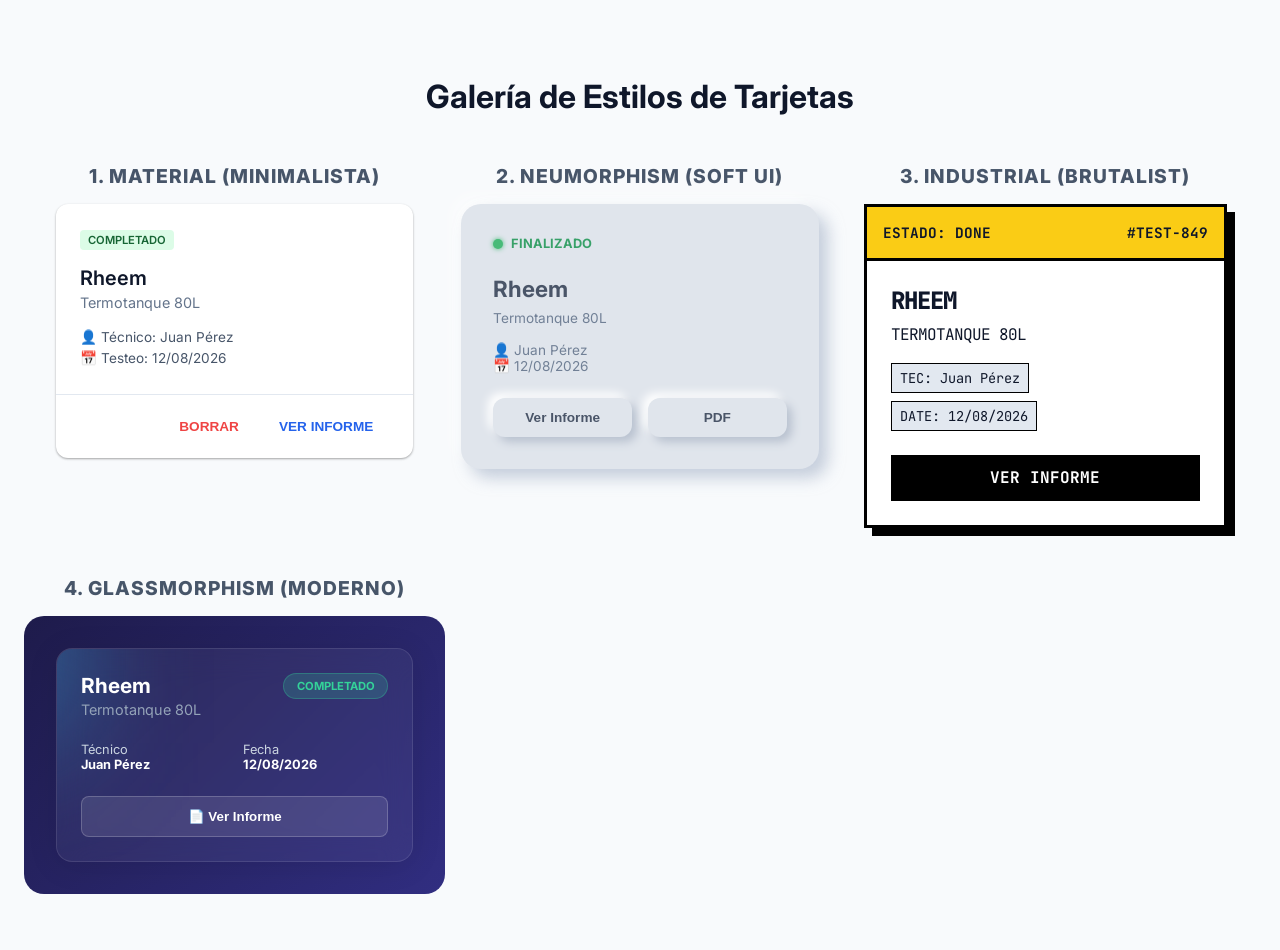
<file: estilos_tarjetas.html>
<!DOCTYPE html>
<html lang="es">
<head>
    <meta charset="UTF-8">
    <meta name="viewport" content="width=device-width, initial-scale=1.0">
    <title>Galería de Estilos - TechTest Pro</title>
    <link href="https://fonts.googleapis.com/css2?family=Inter:wght@400;500;600;700;800&family=JetBrains+Mono:wght@400;700&display=swap" rel="stylesheet">
    <style>
        :root {
            --bg: #f8fafc; --text: #0f172a; --primary: #2563eb;
        }
        body { font-family: 'Inter', sans-serif; background: var(--bg); color: var(--text); padding: 3rem; }
        h1 { text-align: center; margin-bottom: 3rem; }
        .grid { display: grid; grid-template-columns: repeat(auto-fit, minmax(350px, 1fr)); gap: 3rem; }
        .style-section { display: flex; flex-direction: column; gap: 1rem; align-items: center; }
        .style-title { font-weight: 800; font-size: 1.2rem; color: #475569; text-transform: uppercase; letter-spacing: 1px; }
        
        button { cursor: pointer; border: none; outline: none; }

        /* =======================================================
           ESTILO 1: MATERIAL ENTERPRISE (Google Like)
           ======================================================= */
        .card-material {
            background: white; border-radius: 12px; width: 100%; max-width: 400px;
            box-shadow: 0 1px 3px rgba(0,0,0,0.12), 0 1px 2px rgba(0,0,0,0.24);
            transition: all 0.3s cubic-bezier(.25,.8,.25,1);
            overflow: hidden; position: relative; font-family: 'Inter', sans-serif;
        }
        .card-material:hover { box-shadow: 0 14px 28px rgba(0,0,0,0.25), 0 10px 10px rgba(0,0,0,0.22); }
        .mat-header { padding: 1.5rem 1.5rem 0.5rem; }
        .mat-title { font-size: 1.25rem; font-weight: 600; margin: 0; }
        .mat-subtitle { font-size: 0.9rem; color: #64748b; margin-top: 0.2rem; }
        .mat-body { padding: 0.5rem 1.5rem 1.5rem; font-size: 0.85rem; color: #475569; line-height: 1.6; }
        .mat-status { display: inline-block; padding: 3px 8px; border-radius: 4px; font-weight: 600; font-size: 0.7rem; background: #dcfce7; color: #166534; margin-bottom: 1rem; text-transform: uppercase; }
        .mat-footer { padding: 1rem 1.5rem; border-top: 1px solid #e2e8f0; display: flex; justify-content: flex-end; gap: 0.5rem; }
        .mat-btn { padding: 0.5rem 1rem; border-radius: 4px; font-weight: 600; font-size: 0.85rem; text-transform: uppercase; background: transparent; color: #2563eb; transition: background 0.2s; }
        .mat-btn:hover { background: rgba(37,99,235,0.08); }

        /* =======================================================
           ESTILO 2: NEUMORPHISM (Soft UI)
           ======================================================= */
        .card-neu {
            background: #e0e5ec; border-radius: 20px; width: 100%; max-width: 400px;
            padding: 2rem; box-sizing: border-box; font-family: 'Inter', sans-serif;
            box-shadow: 9px 9px 16px rgb(163,177,198,0.6), -9px -9px 16px rgba(255,255,255, 0.5);
        }
        .neu-title { font-size: 1.4rem; font-weight: 700; color: #4a5568; margin: 0 0 0.5rem; }
        .neu-text { font-size: 0.85rem; color: #718096; margin-bottom: 1.5rem; }
        .neu-status { display: flex; align-items: center; gap: 0.5rem; font-size: 0.8rem; font-weight: 700; color: #38a169; margin-bottom: 1.5rem; }
        .neu-status::before { content: ''; display: block; width: 10px; height: 10px; border-radius: 50%; background: #48bb78; box-shadow: 0 0 5px #48bb78; }
        .neu-footer { display: flex; gap: 1rem; }
        .neu-btn {
            flex: 1; padding: 0.75rem; border-radius: 12px; background: #e0e5ec; color: #4a5568; font-weight: 600; font-size: 0.85rem;
            box-shadow: 5px 5px 10px #b8c1cf, -5px -5px 10px #ffffff; transition: all 0.2s;
        }
        .neu-btn:hover { box-shadow: inset 5px 5px 10px #b8c1cf, inset -5px -5px 10px #ffffff; color: #2b6cb0; }

        /* =======================================================
           ESTILO 3: INDUSTRIAL / BRUTALISM
           ======================================================= */
        .card-brut {
            background: #ffffff; border: 3px solid #000; width: 100%; max-width: 400px;
            box-shadow: 8px 8px 0px #000; font-family: 'JetBrains Mono', monospace;
            transition: transform 0.1s, box-shadow 0.1s;
        }
        .card-brut:hover { transform: translate(2px, 2px); box-shadow: 6px 6px 0px #000; }
        .brut-header { background: #facc15; border-bottom: 3px solid #000; padding: 1rem; display: flex; justify-content: space-between; align-items: center; font-weight: 700; font-size: 0.9rem; }
        .brut-body { padding: 1.5rem; }
        .brut-title { font-size: 1.5rem; font-weight: 800; text-transform: uppercase; margin: 0 0 1rem; letter-spacing: -1px; }
        .brut-info { display: flex; flex-direction: column; gap: 0.5rem; font-size: 0.85rem; margin-bottom: 1.5rem; }
        .brut-info span { background: #e2e8f0; padding: 0.3rem 0.5rem; border: 1px solid #000; display: inline-block; width: fit-content; }
        .brut-btn { width: 100%; background: #000; color: #fff; padding: 0.8rem; font-family: inherit; font-weight: 700; text-transform: uppercase; font-size: 1rem; transition: background 0.2s; }
        .brut-btn:hover { background: #2563eb; }

        /* =======================================================
           ESTILO 4: GLASSMORPHISM (Dark Mode)
           ======================================================= */
        .glass-wrapper { background: linear-gradient(135deg, #1e1b4b, #312e81); padding: 2rem; border-radius: 20px; width: 100%; display: flex; justify-content: center; }
        .card-glass {
            background: rgba(255, 255, 255, 0.05); backdrop-filter: blur(16px); -webkit-backdrop-filter: blur(16px);
            border: 1px solid rgba(255, 255, 255, 0.1); border-radius: 16px;
            width: 100%; max-width: 400px; padding: 1.5rem; color: #fff; font-family: 'Inter', sans-serif;
            box-shadow: 0 4px 30px rgba(0, 0, 0, 0.1); position: relative; overflow: hidden;
        }
        .card-glass::before { content: ''; position: absolute; top: -50%; left: -50%; width: 200px; height: 200px; background: rgba(56, 189, 248, 0.4); filter: blur(60px); z-index: -1; }
        .glass-badge { position: absolute; top: 1.5rem; right: 1.5rem; background: rgba(52, 211, 153, 0.2); color: #34d399; padding: 0.3rem 0.8rem; border-radius: 20px; font-size: 0.7rem; font-weight: 700; border: 1px solid rgba(52, 211, 153, 0.3); }
        .glass-title { font-size: 1.3rem; font-weight: 700; margin: 0 0 0.2rem; }
        .glass-model { color: #94a3b8; font-size: 0.9rem; margin-bottom: 1.5rem; display: block; }
        .glass-grid { display: grid; grid-template-columns: 1fr 1fr; gap: 1rem; margin-bottom: 1.5rem; font-size: 0.8rem; color: #cbd5e1; }
        .glass-btn { width: 100%; background: rgba(255,255,255,0.1); color: #fff; border: 1px solid rgba(255,255,255,0.2); padding: 0.75rem; border-radius: 8px; font-weight: 600; transition: all 0.2s; }
        .glass-btn:hover { background: rgba(255,255,255,0.2); }
    </style>
</head>
<body>
    <h1>Galería de Estilos de Tarjetas</h1>
    
    <div class="grid">
        <!-- ESTILO 1 -->
        <div class="style-section">
            <div class="style-title">1. Material (Minimalista)</div>
            <div class="card-material">
                <div class="mat-header">
                    <div class="mat-status">Completado</div>
                    <h3 class="mat-title">Rheem</h3>
                    <div class="mat-subtitle">Termotanque 80L</div>
                </div>
                <div class="mat-body">
                    👤 Técnico: Juan Pérez<br>
                    📅 Testeo: 12/08/2026
                </div>
                <div class="mat-footer">
                    <button class="mat-btn" style="color: #ef4444;">Borrar</button>
                    <button class="mat-btn">Ver Informe</button>
                </div>
            </div>
        </div>

        <!-- ESTILO 2 -->
        <div class="style-section">
            <div class="style-title">2. Neumorphism (Soft UI)</div>
            <div class="card-neu">
                <div class="neu-status">FINALIZADO</div>
                <h3 class="neu-title">Rheem</h3>
                <div class="neu-text">Termotanque 80L<br><br>👤 Juan Pérez<br>📅 12/08/2026</div>
                <div class="neu-footer">
                    <button class="neu-btn">Ver Informe</button>
                    <button class="neu-btn">PDF</button>
                </div>
            </div>
        </div>

        <!-- ESTILO 3 -->
        <div class="style-section">
            <div class="style-title">3. Industrial (Brutalist)</div>
            <div class="card-brut">
                <div class="brut-header">
                    <span>ESTADO: DONE</span>
                    <span>#TEST-849</span>
                </div>
                <div class="brut-body">
                    <h3 class="brut-title">Rheem<br><span style="font-size:1rem;font-weight:400;">Termotanque 80L</span></h3>
                    <div class="brut-info">
                        <span>TEC: Juan Pérez</span>
                        <span>DATE: 12/08/2026</span>
                    </div>
                    <button class="brut-btn">VER INFORME</button>
                </div>
            </div>
        </div>

        <!-- ESTILO 4 -->
        <div class="style-section">
            <div class="style-title">4. Glassmorphism (Moderno)</div>
            <div class="glass-wrapper">
                <div class="card-glass">
                    <div class="glass-badge">COMPLETADO</div>
                    <h3 class="glass-title">Rheem</h3>
                    <span class="glass-model">Termotanque 80L</span>
                    <div class="glass-grid">
                        <div>Técnico<br><strong style="color:#fff;">Juan Pérez</strong></div>
                        <div>Fecha<br><strong style="color:#fff;">12/08/2026</strong></div>
                    </div>
                    <button class="glass-btn">📄 Ver Informe</button>
                </div>
            </div>
        </div>
    </div>
</body>
</html>
</file>
